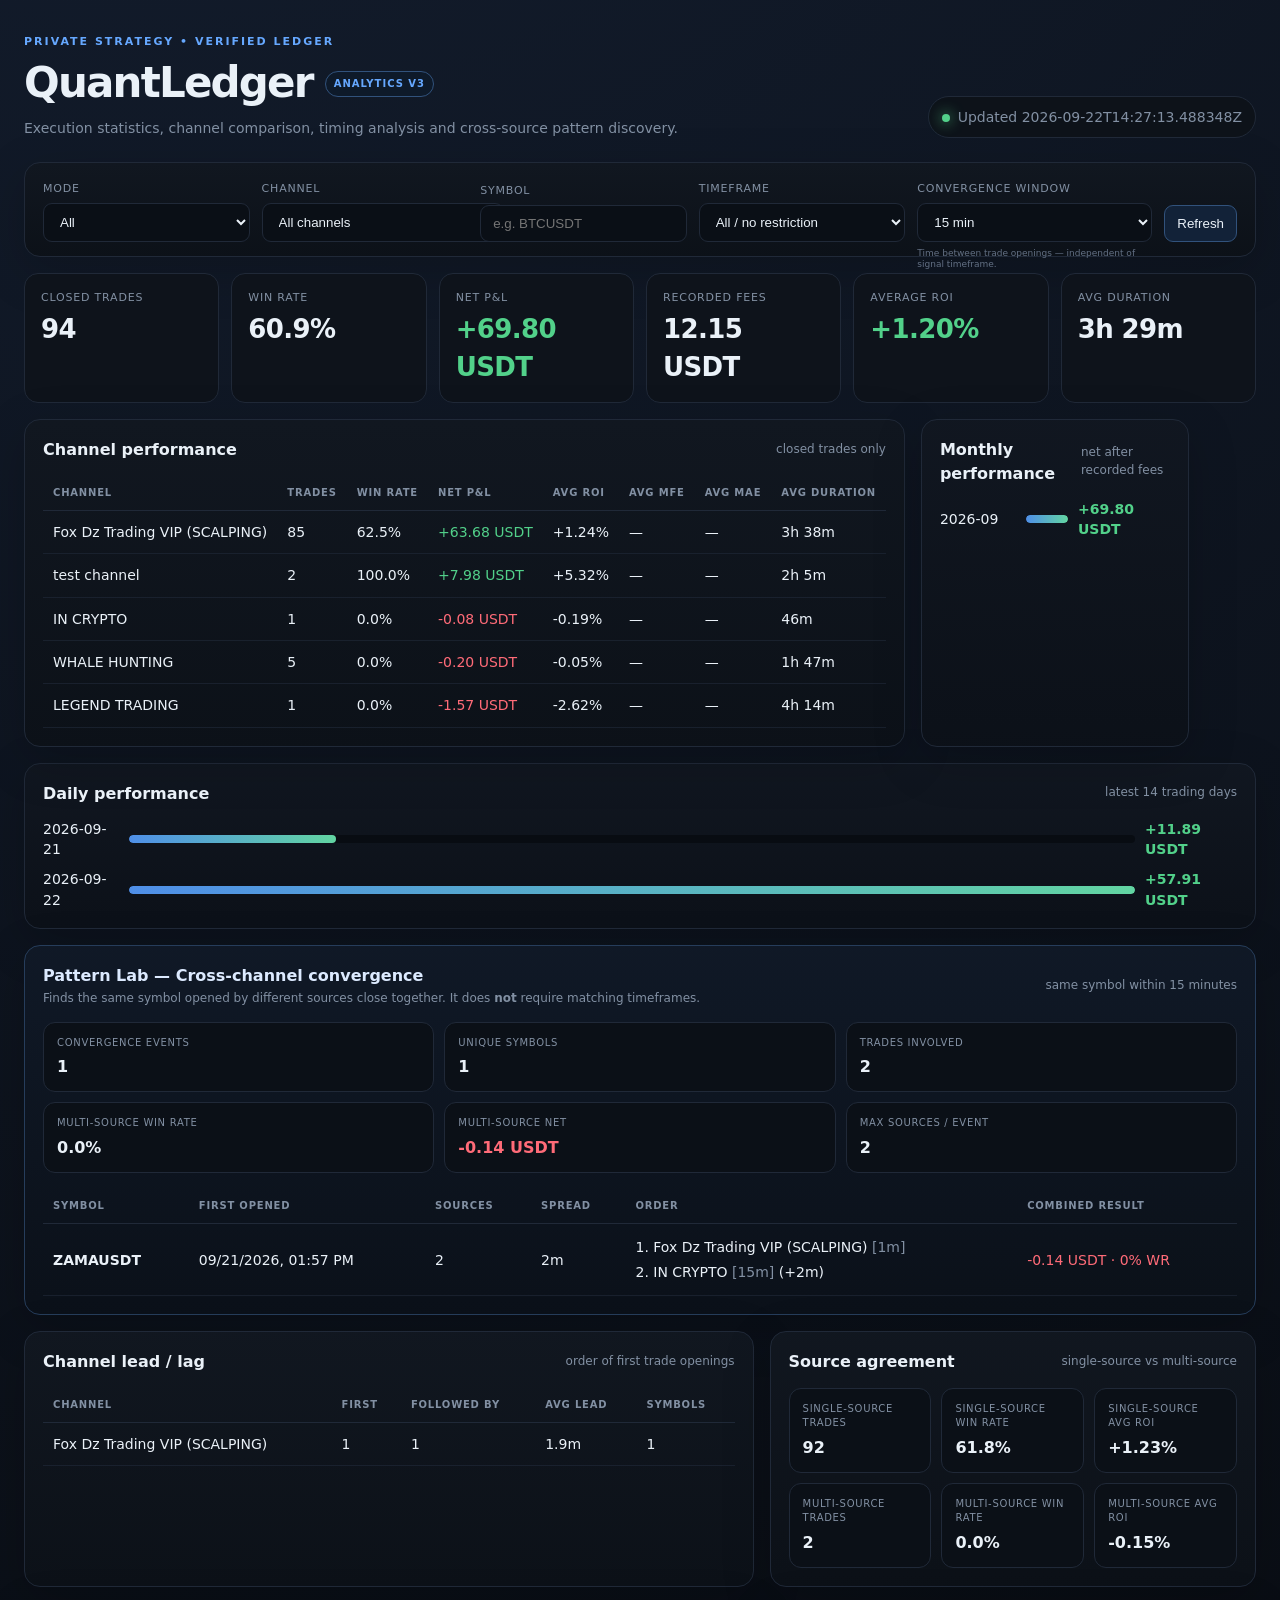
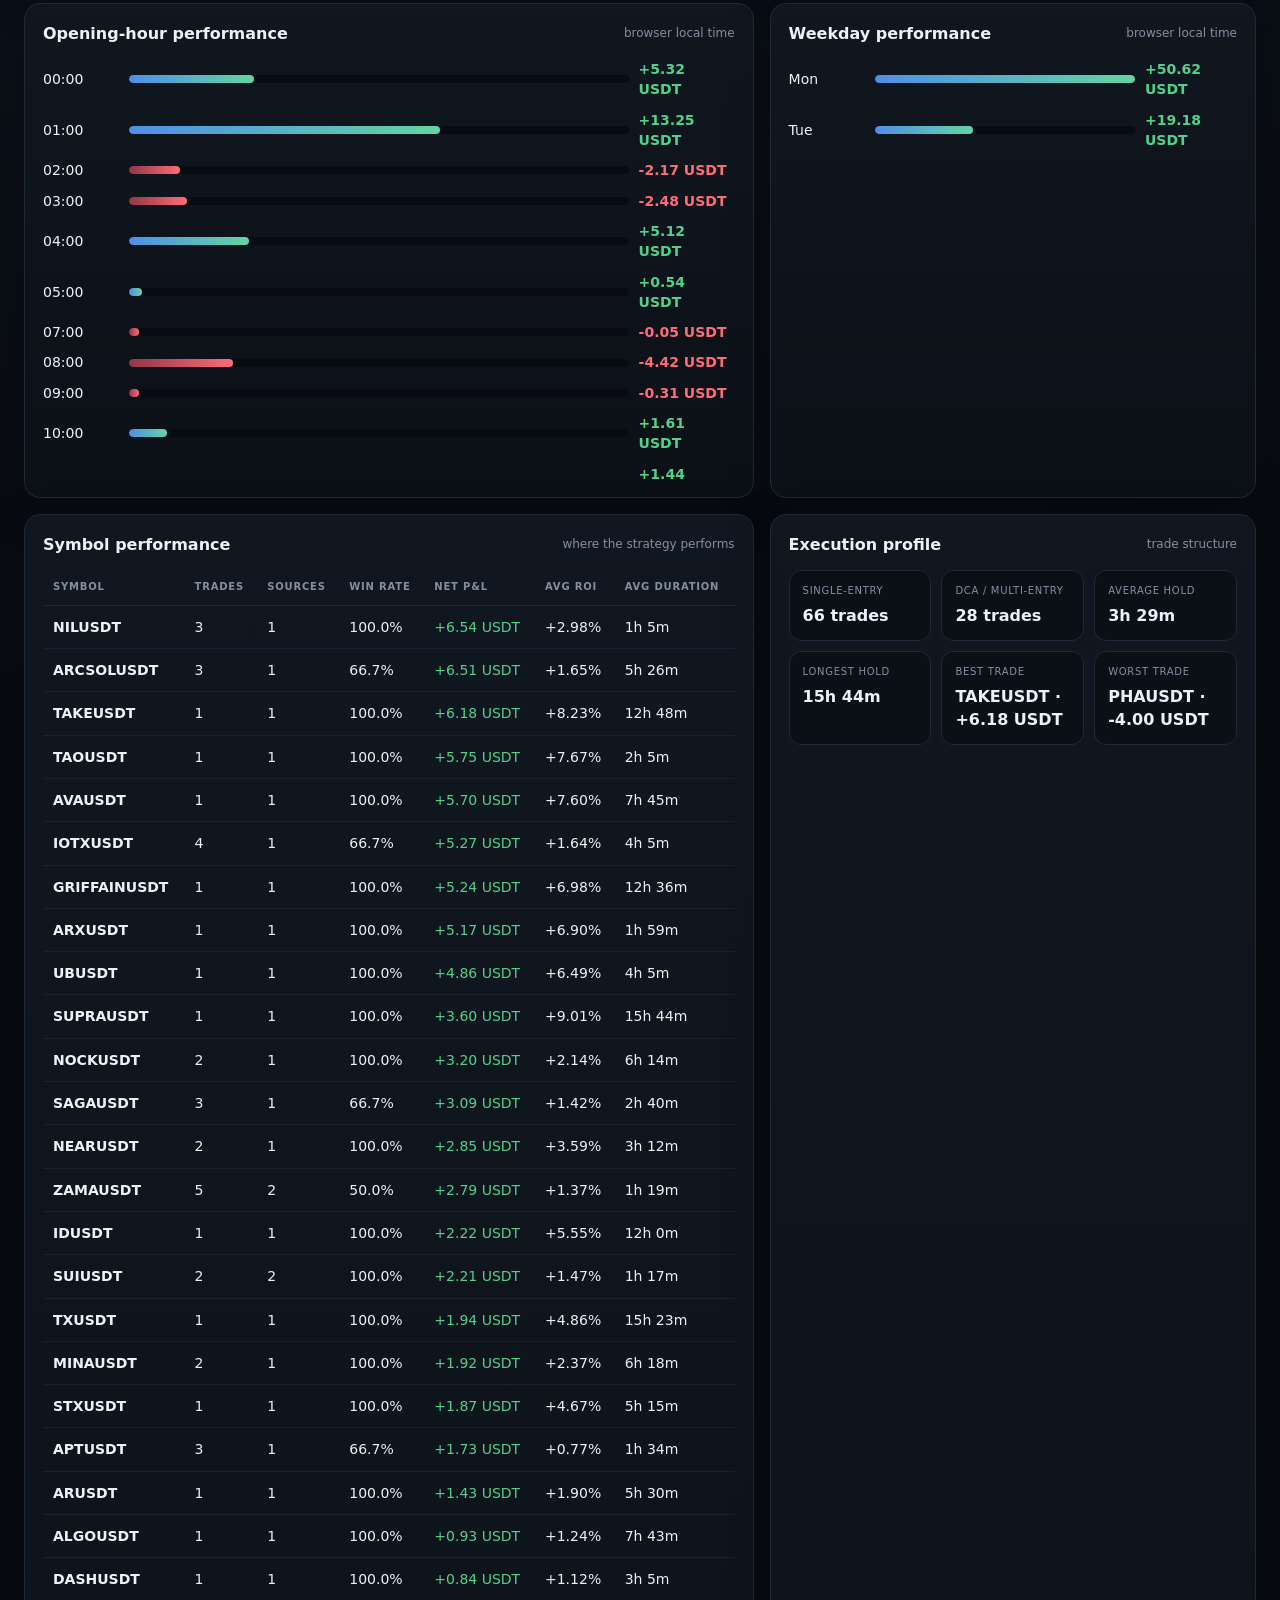
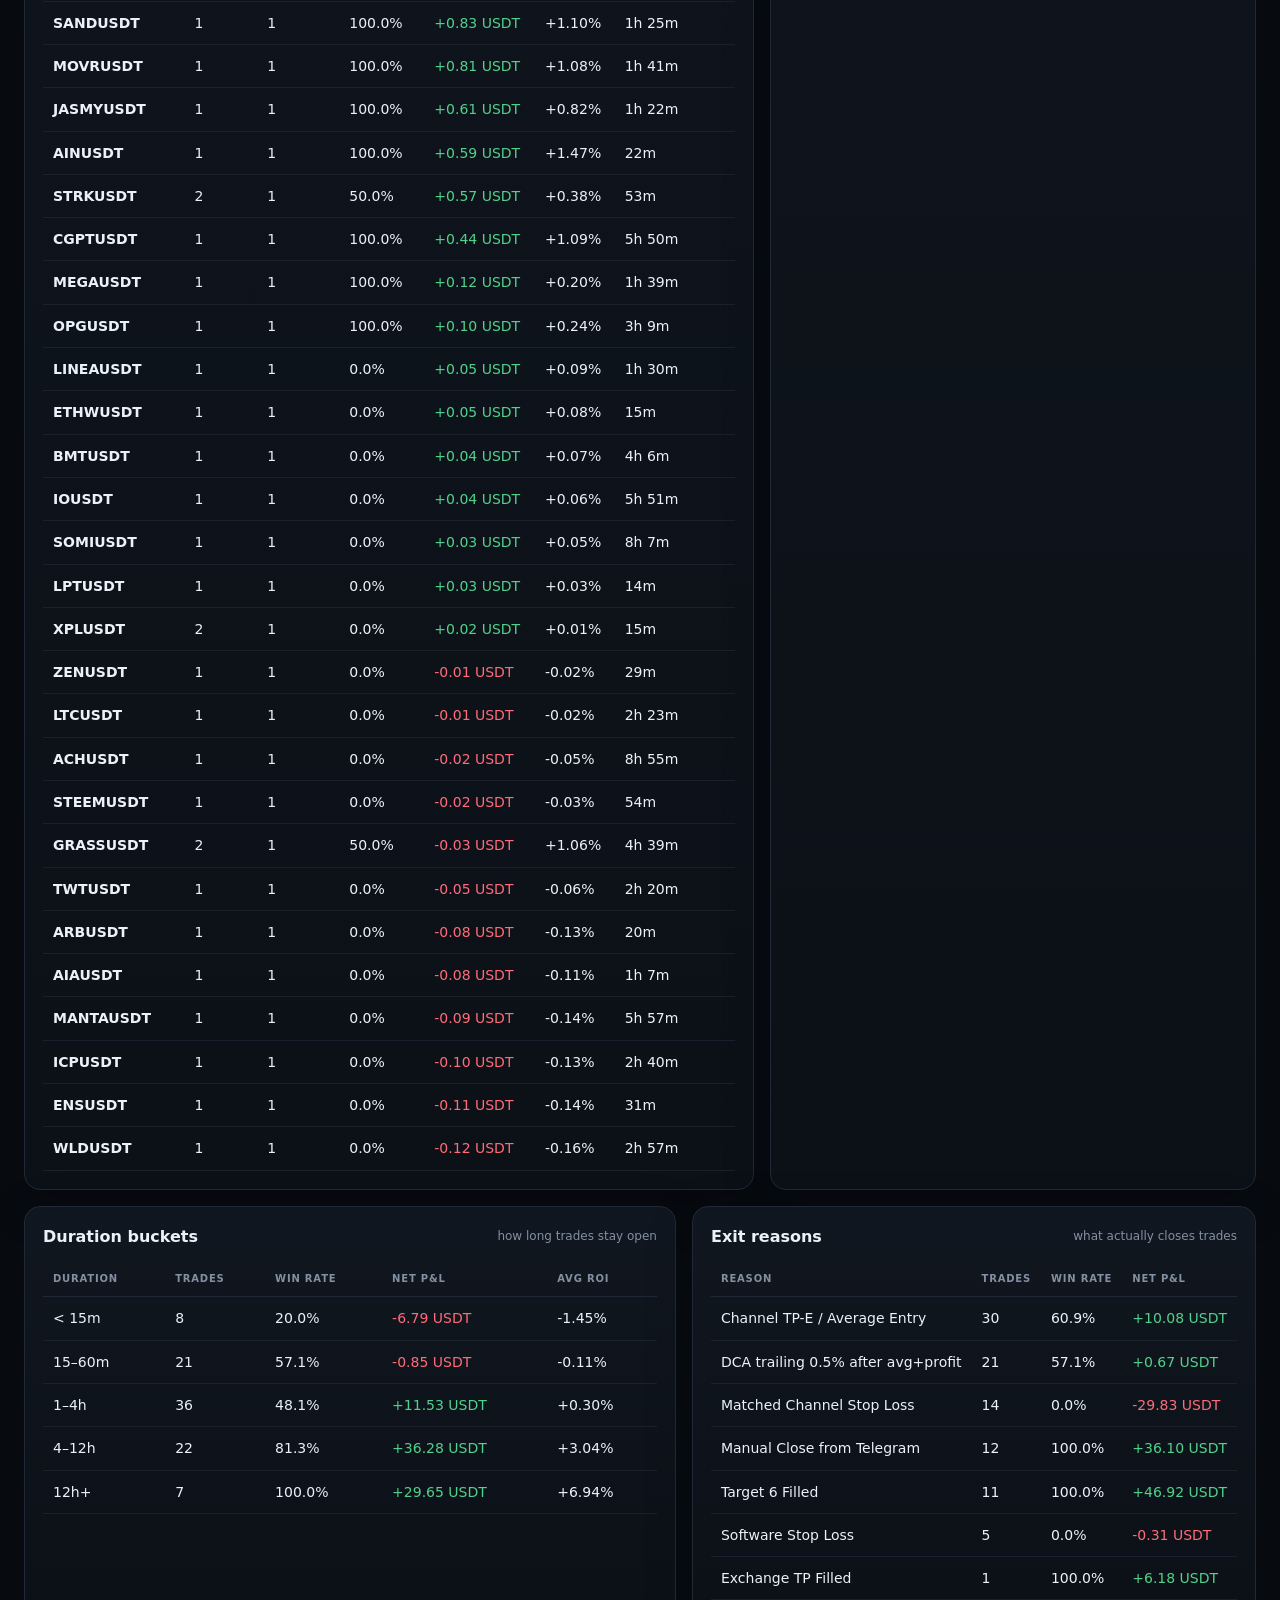
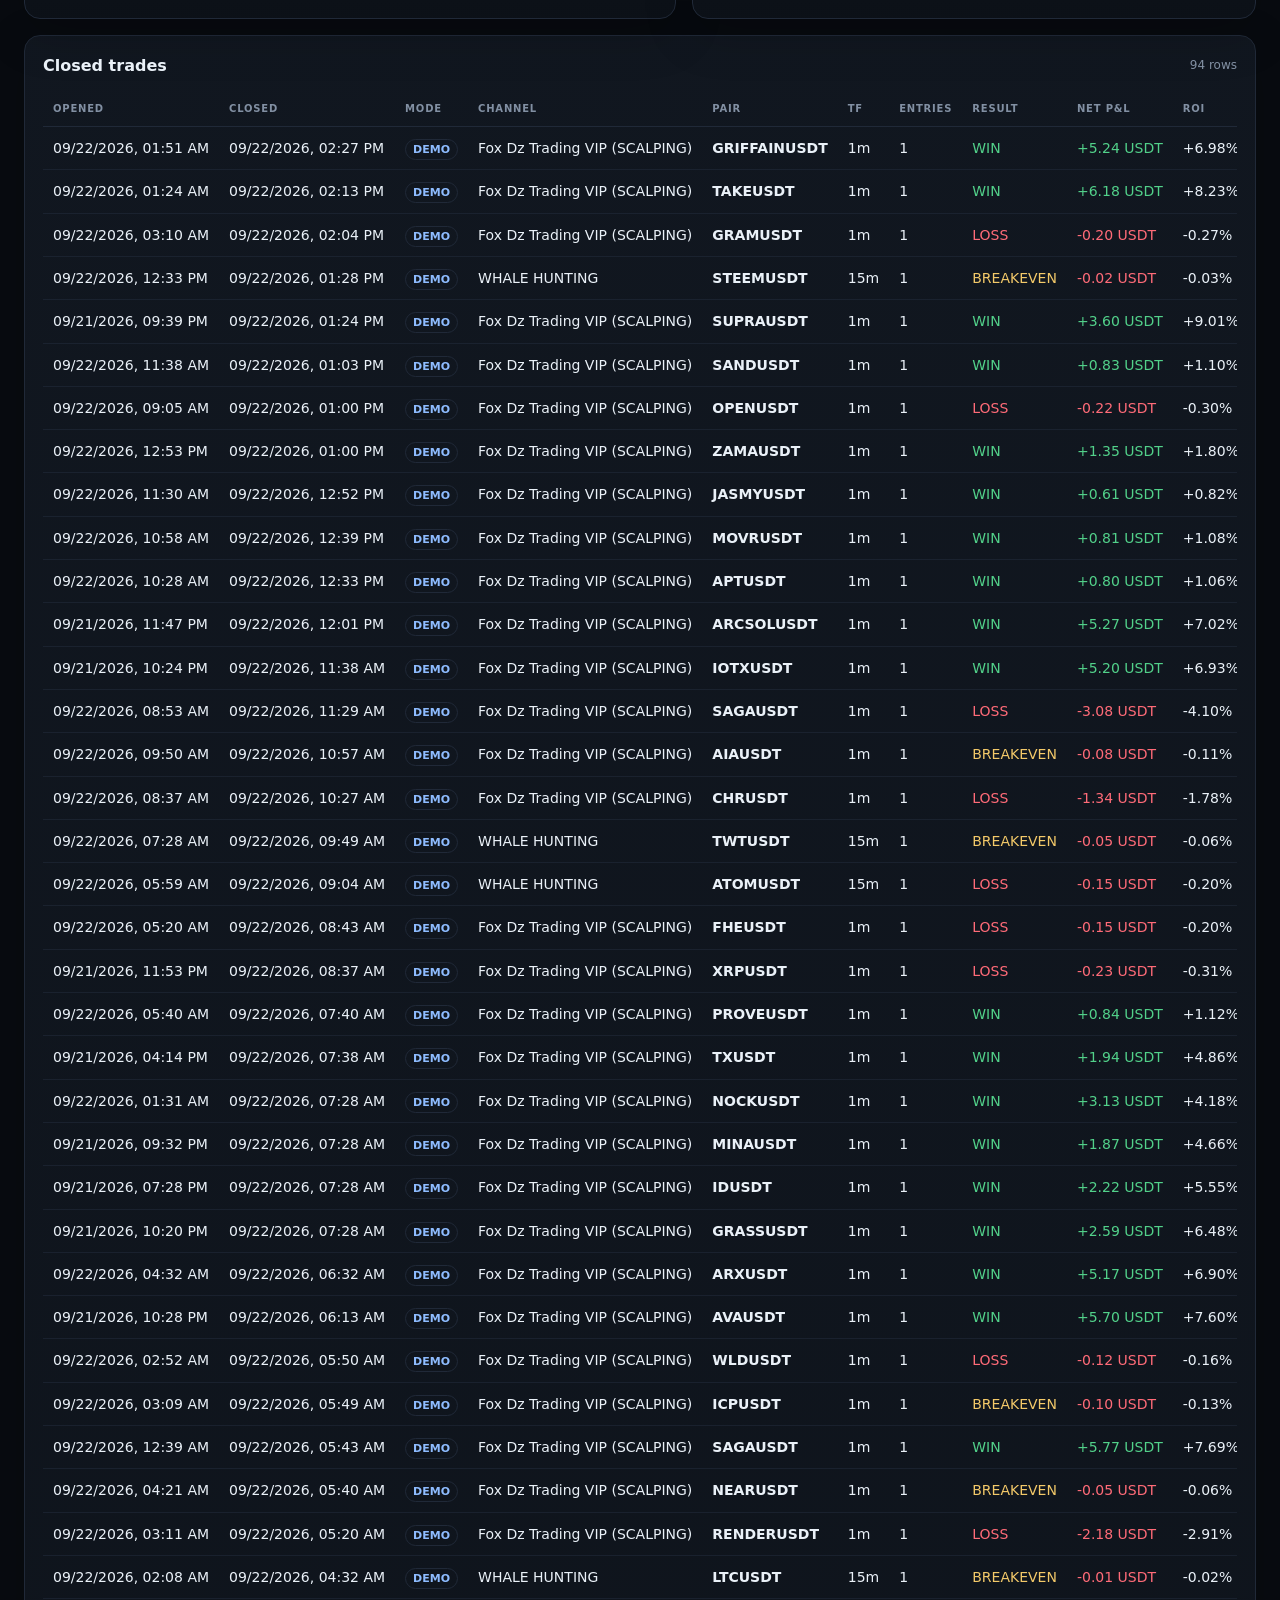
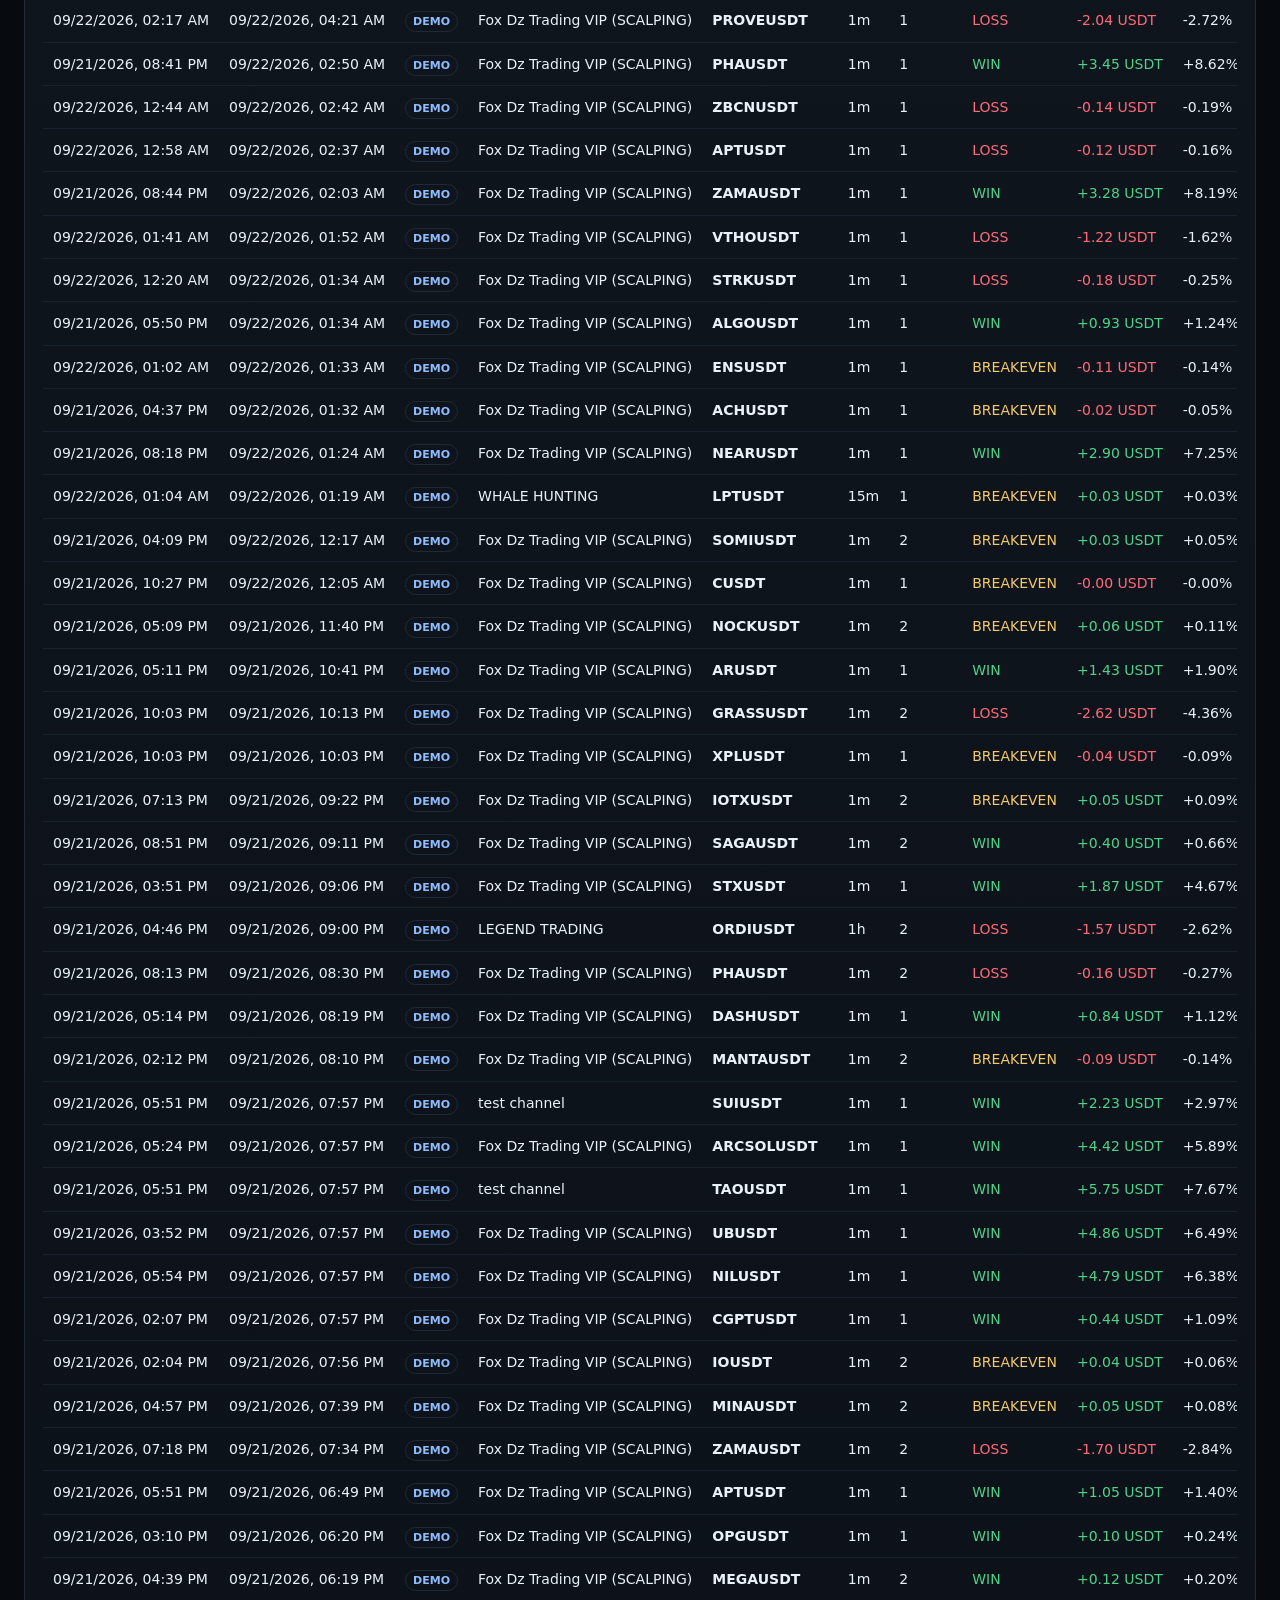
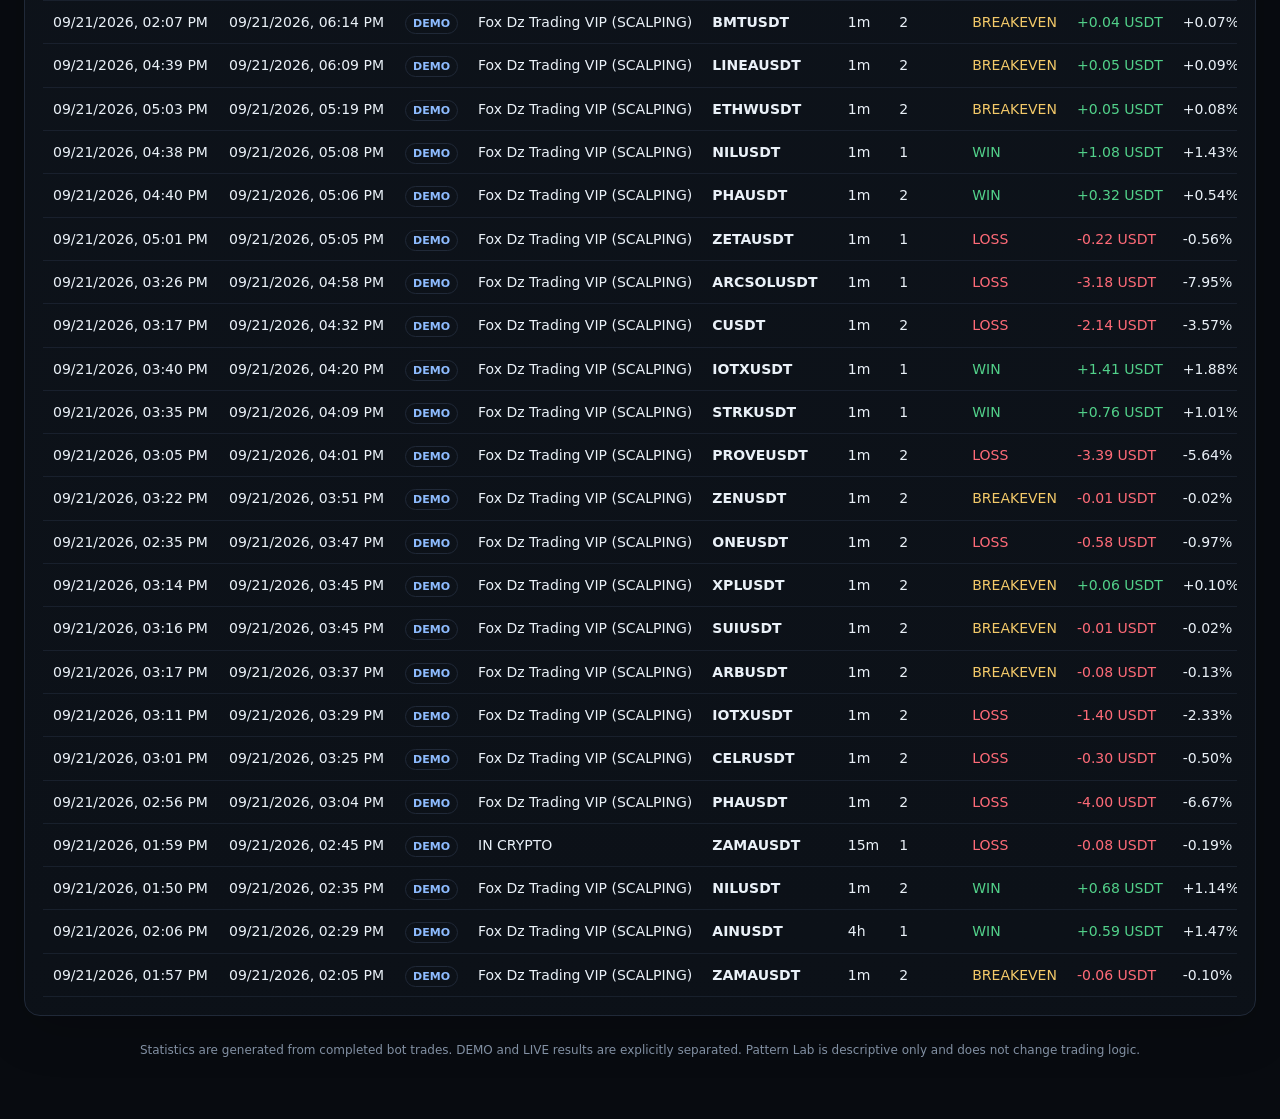
<file: index.html>
<!doctype html>
<html lang="en">
<head>
  <meta charset="utf-8" />
  <meta name="viewport" content="width=device-width,initial-scale=1" />
  <meta name="theme-color" content="#080b10" />
  <title>QuantLedger — Strategy Performance</title>
  <meta name="description" content="Private strategy ledger, channel analytics and cross-source pattern discovery." />
  <link rel="stylesheet" href="styles.css" />
</head>
<body>
  <div class="shell">
    <header>
      <div>
        <div class="eyebrow">PRIVATE STRATEGY • VERIFIED LEDGER</div>
        <div class="title-line"><h1>QuantLedger</h1><span class="version-badge">ANALYTICS V3</span></div>
        <p>Execution statistics, channel comparison, timing analysis and cross-source pattern discovery.</p>
      </div>
      <div class="status"><span class="dot"></span><span id="updated">Loading ledger…</span></div>
    </header>

    <section class="controls panel">
      <label>Mode
        <select id="mode"><option value="ALL">All</option><option>DEMO</option><option>LIVE</option></select>
      </label>
      <label>Channel
        <select id="channel"><option value="ALL">All channels</option></select>
      </label>
      <label>Symbol
        <input id="symbol" placeholder="e.g. BTCUSDT" />
      </label>
      <label>Timeframe
        <select id="timeframe"><option value="ALL">All / no restriction</option></select>
      </label>
      <label class="convergence-control">Convergence window
        <select id="window"><option value="5">5 min</option><option value="15" selected>15 min</option><option value="30">30 min</option><option value="60">60 min</option></select>
        <small>Time between trade openings — independent of signal timeframe.</small>
      </label>
      <button id="refresh">Refresh</button>
    </section>

    <section class="kpis" id="kpis"></section>

    <section class="grid two">
      <div class="panel">
        <div class="section-title"><h2>Channel performance</h2><span>closed trades only</span></div>
        <div class="table-wrap"><table>
          <thead><tr><th>Channel</th><th>Trades</th><th>Win rate</th><th>Net P&amp;L</th><th>Avg ROI</th><th>Avg MFE</th><th>Avg MAE</th><th>Avg duration</th></tr></thead>
          <tbody id="channels"></tbody>
        </table></div>
      </div>
      <div class="panel">
        <div class="section-title"><h2>Monthly performance</h2><span>net after recorded fees</span></div>
        <div id="months" class="bars"></div>
      </div>
    </section>

    <section class="panel section-gap">
      <div class="section-title"><h2>Daily performance</h2><span>latest 14 trading days</span></div>
      <div id="days" class="bars"></div>
    </section>

    <section class="panel section-gap pattern-panel">
      <div class="section-title">
        <div>
          <h2>Pattern Lab — Cross-channel convergence</h2>
          <div class="subnote">Finds the same symbol opened by different sources close together. It does <b>not</b> require matching timeframes.</div>
        </div>
        <span id="patternHint">within 15 minutes</span>
      </div>
      <div class="pattern-summary" id="patternSummary"></div>
      <div class="table-wrap"><table>
        <thead><tr><th>Symbol</th><th>First opened</th><th>Sources</th><th>Spread</th><th>Order</th><th>Combined result</th></tr></thead>
        <tbody id="patterns"></tbody>
      </table></div>
    </section>

    <section class="grid two section-gap">
      <div class="panel">
        <div class="section-title"><h2>Channel lead / lag</h2><span>order of first trade openings</span></div>
        <div class="table-wrap"><table>
          <thead><tr><th>Channel</th><th>First</th><th>Followed by</th><th>Avg lead</th><th>Symbols</th></tr></thead>
          <tbody id="leaders"></tbody>
        </table></div>
      </div>
      <div class="panel">
        <div class="section-title"><h2>Source agreement</h2><span>single-source vs multi-source</span></div>
        <div id="agreement" class="mini-grid"></div>
      </div>
    </section>

    <section class="grid two section-gap">
      <div class="panel">
        <div class="section-title"><h2>Opening-hour performance</h2><span>browser local time</span></div>
        <div id="hours" class="bars compact-bars"></div>
      </div>
      <div class="panel">
        <div class="section-title"><h2>Weekday performance</h2><span>browser local time</span></div>
        <div id="weekdays" class="bars"></div>
      </div>
    </section>

    <section class="grid two section-gap">
      <div class="panel">
        <div class="section-title"><h2>Symbol performance</h2><span>where the strategy performs</span></div>
        <div class="table-wrap"><table>
          <thead><tr><th>Symbol</th><th>Trades</th><th>Sources</th><th>Win rate</th><th>Net P&amp;L</th><th>Avg ROI</th><th>Avg duration</th></tr></thead>
          <tbody id="symbols"></tbody>
        </table></div>
      </div>
      <div class="panel">
        <div class="section-title"><h2>Execution profile</h2><span>trade structure</span></div>
        <div id="profile" class="mini-grid"></div>
      </div>
    </section>

    <section class="grid two section-gap">
      <div class="panel">
        <div class="section-title"><h2>Duration buckets</h2><span>how long trades stay open</span></div>
        <div class="table-wrap"><table>
          <thead><tr><th>Duration</th><th>Trades</th><th>Win rate</th><th>Net P&amp;L</th><th>Avg ROI</th></tr></thead>
          <tbody id="durations"></tbody>
        </table></div>
      </div>
      <div class="panel">
        <div class="section-title"><h2>Exit reasons</h2><span>what actually closes trades</span></div>
        <div class="table-wrap"><table>
          <thead><tr><th>Reason</th><th>Trades</th><th>Win rate</th><th>Net P&amp;L</th></tr></thead>
          <tbody id="reasons"></tbody>
        </table></div>
      </div>
    </section>

    <section class="panel section-gap">
      <div class="section-title"><h2>Closed trades</h2><span id="count"></span></div>
      <div class="table-wrap"><table>
        <thead><tr><th>Opened</th><th>Closed</th><th>Mode</th><th>Channel</th><th>Pair</th><th>TF</th><th>Entries</th><th>Result</th><th>Net P&amp;L</th><th>ROI</th><th>MFE</th><th>MAE</th><th>Fees</th><th>Duration</th><th>Exit policy</th><th>Reason</th></tr></thead>
        <tbody id="trades"></tbody>
      </table></div>
    </section>

    <footer>Statistics are generated from completed bot trades. DEMO and LIVE results are explicitly separated. Pattern Lab is descriptive only and does not change trading logic.</footer>
  </div>
  <script src="app.js"></script>
</body>
</html>
</file>
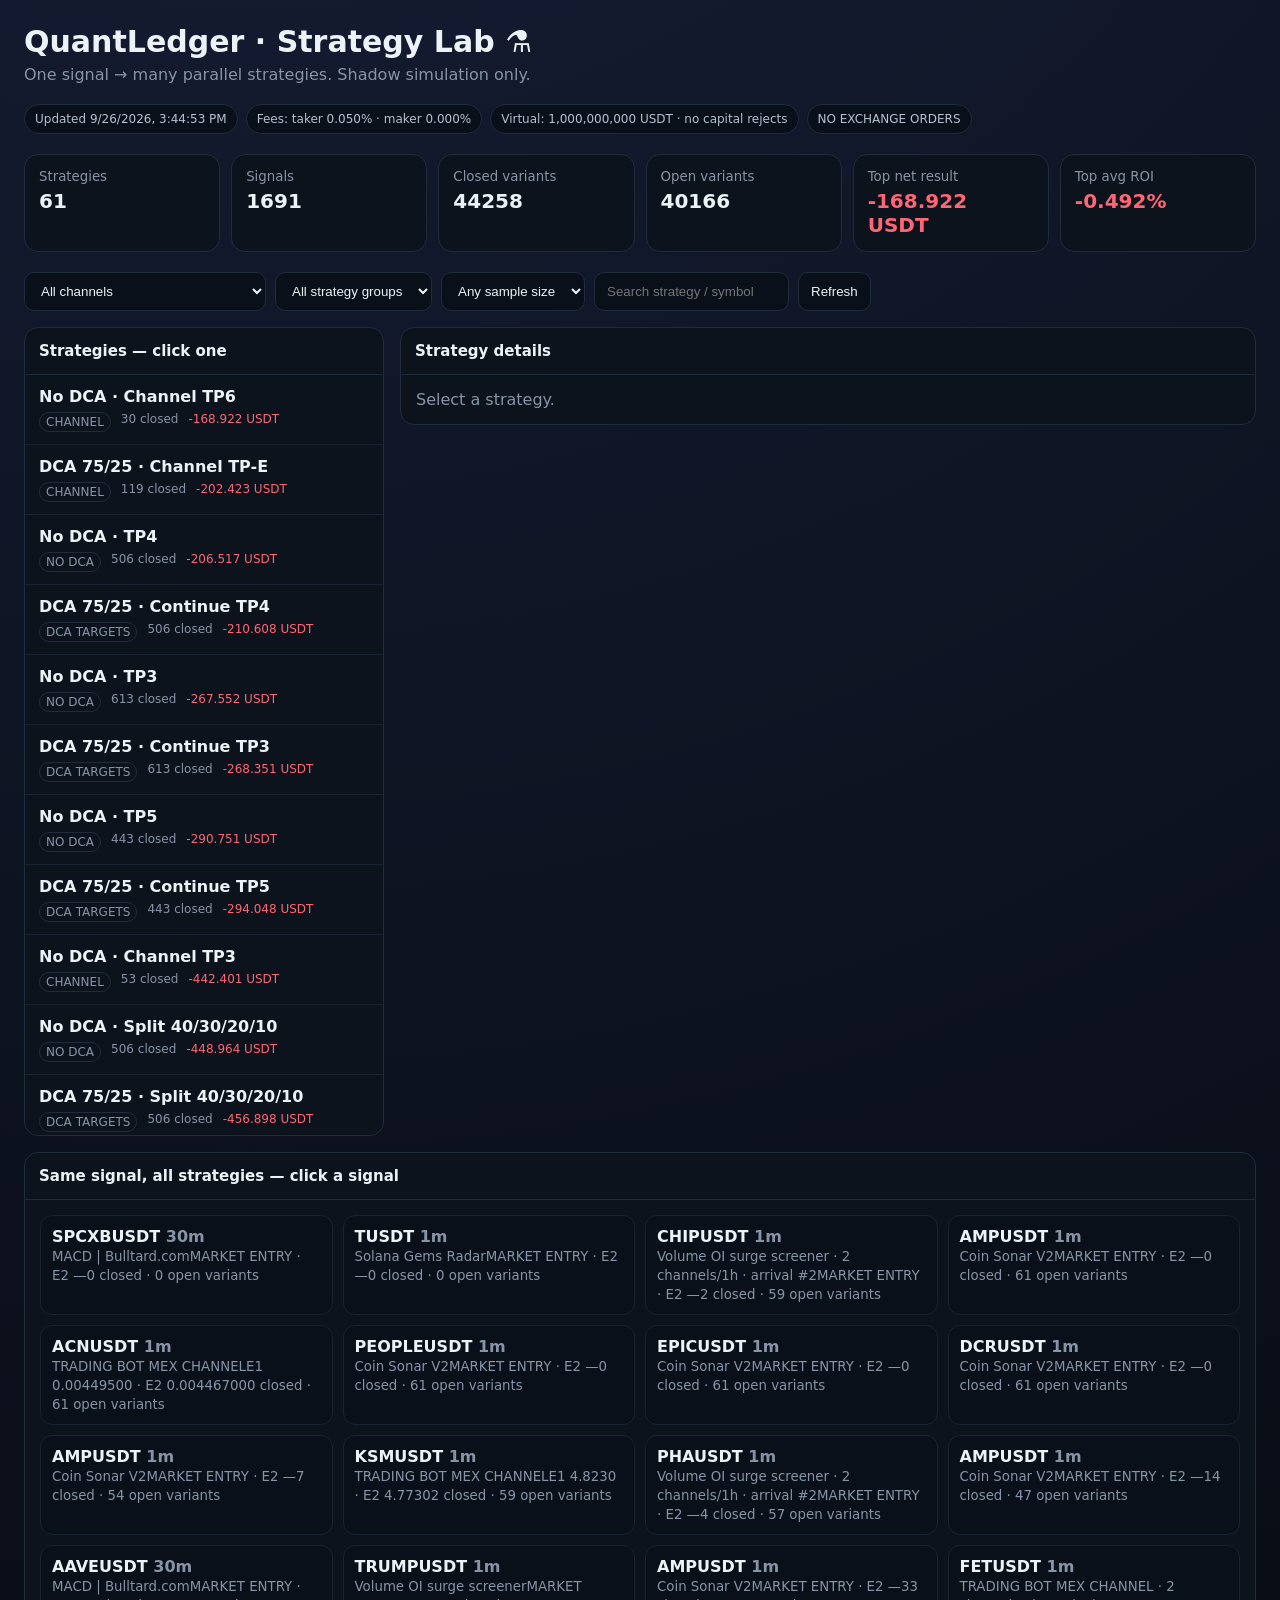
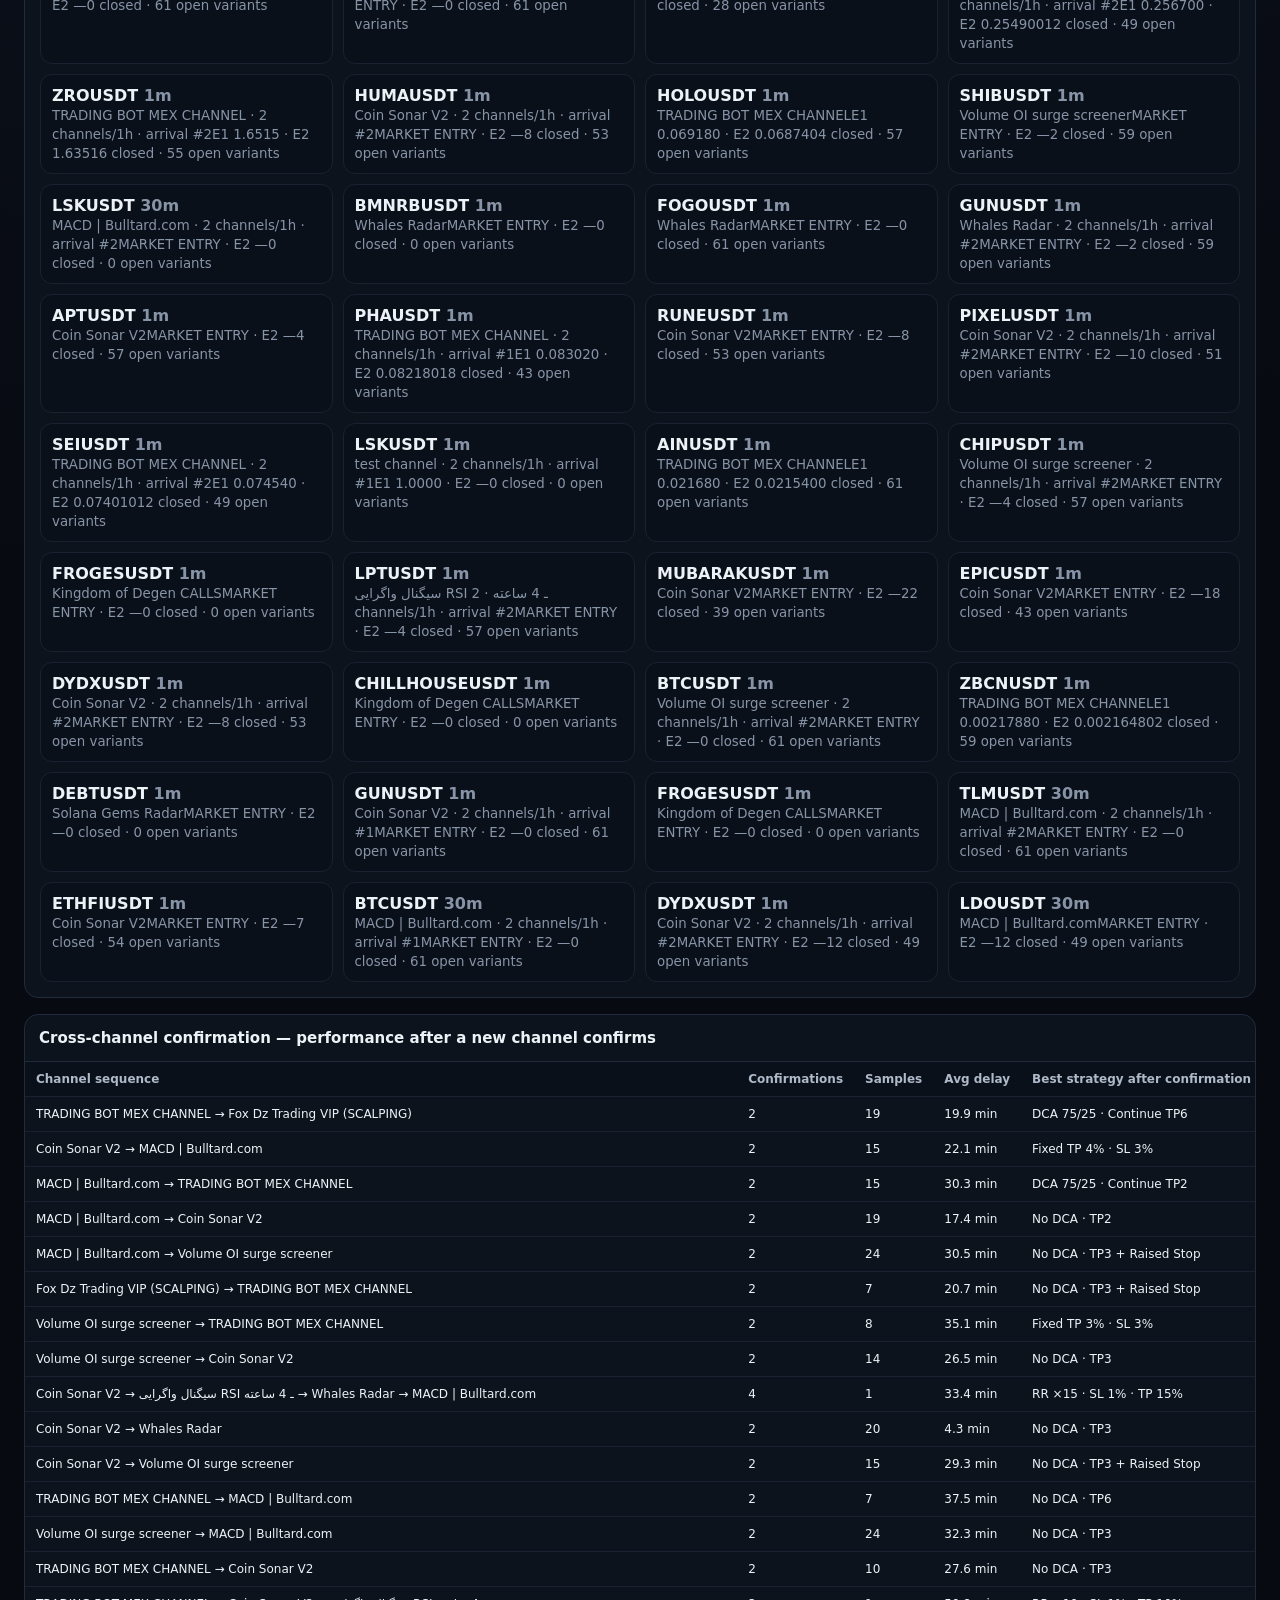
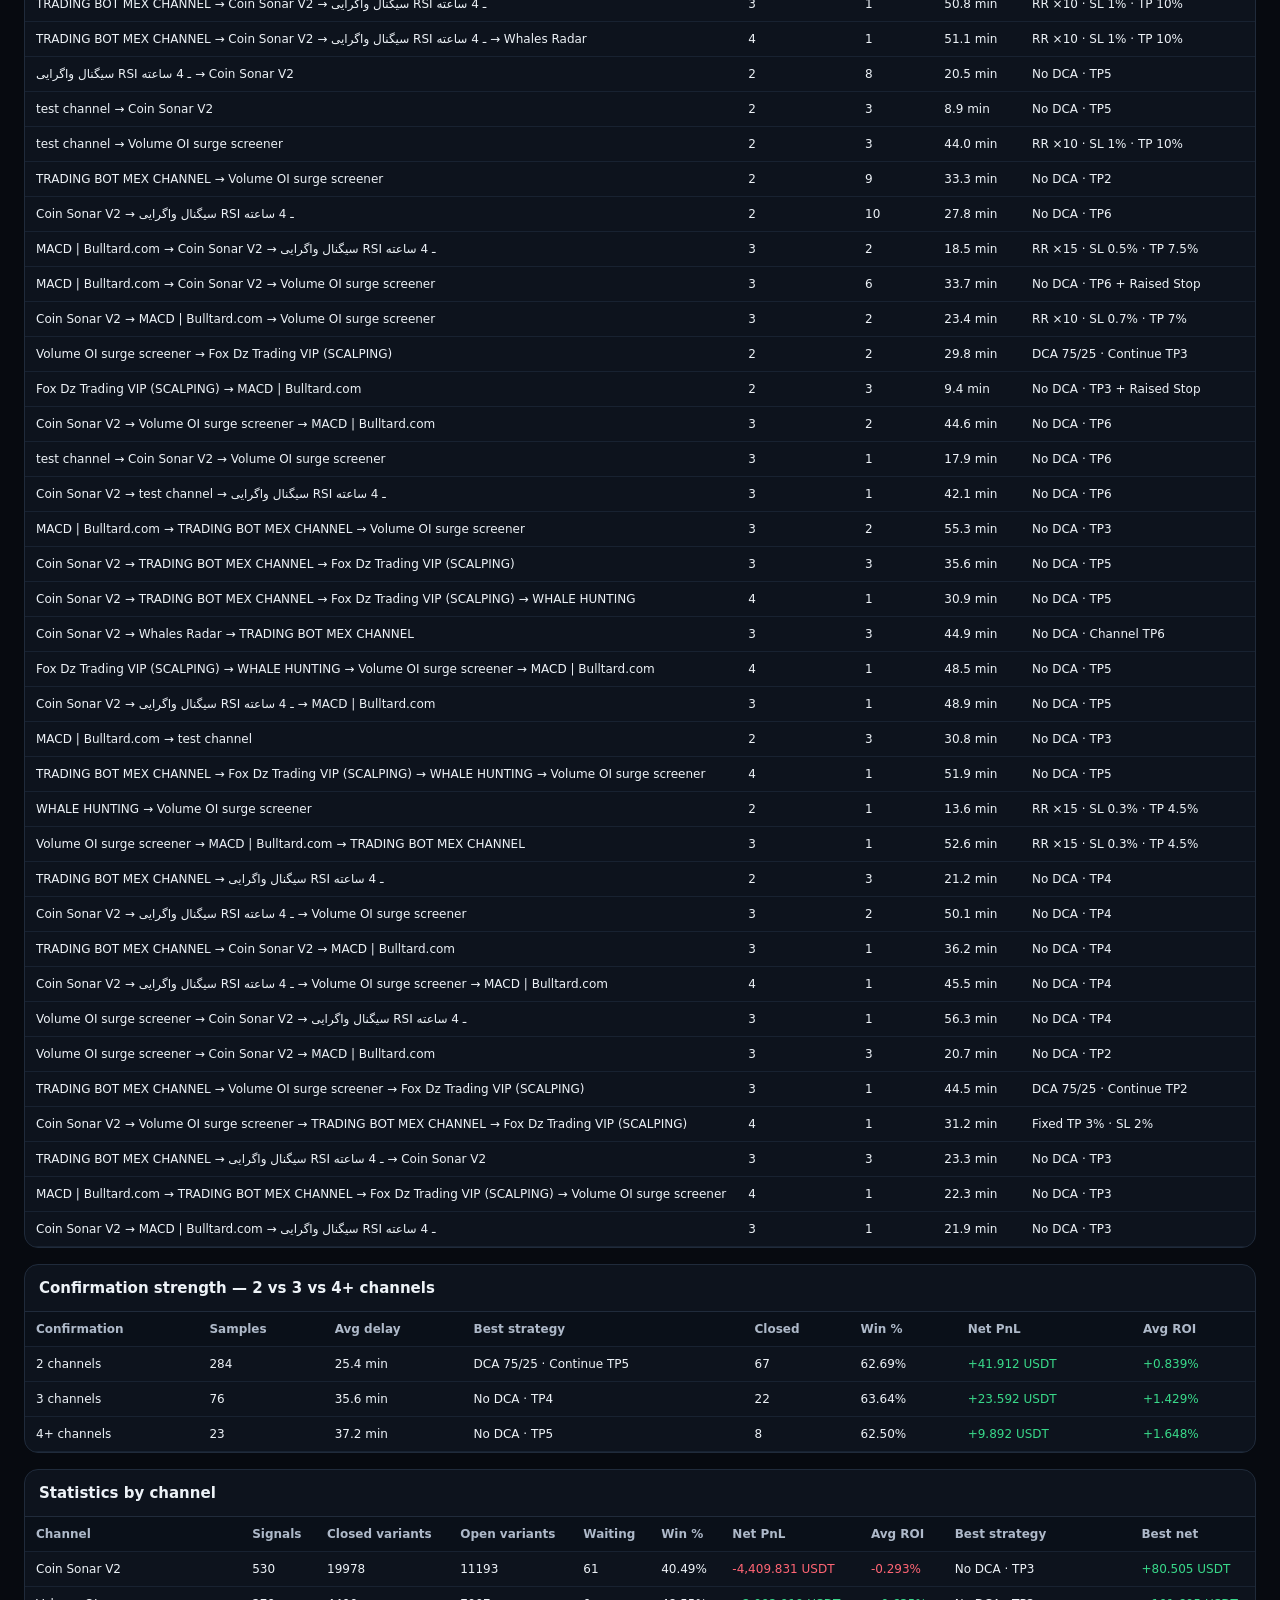
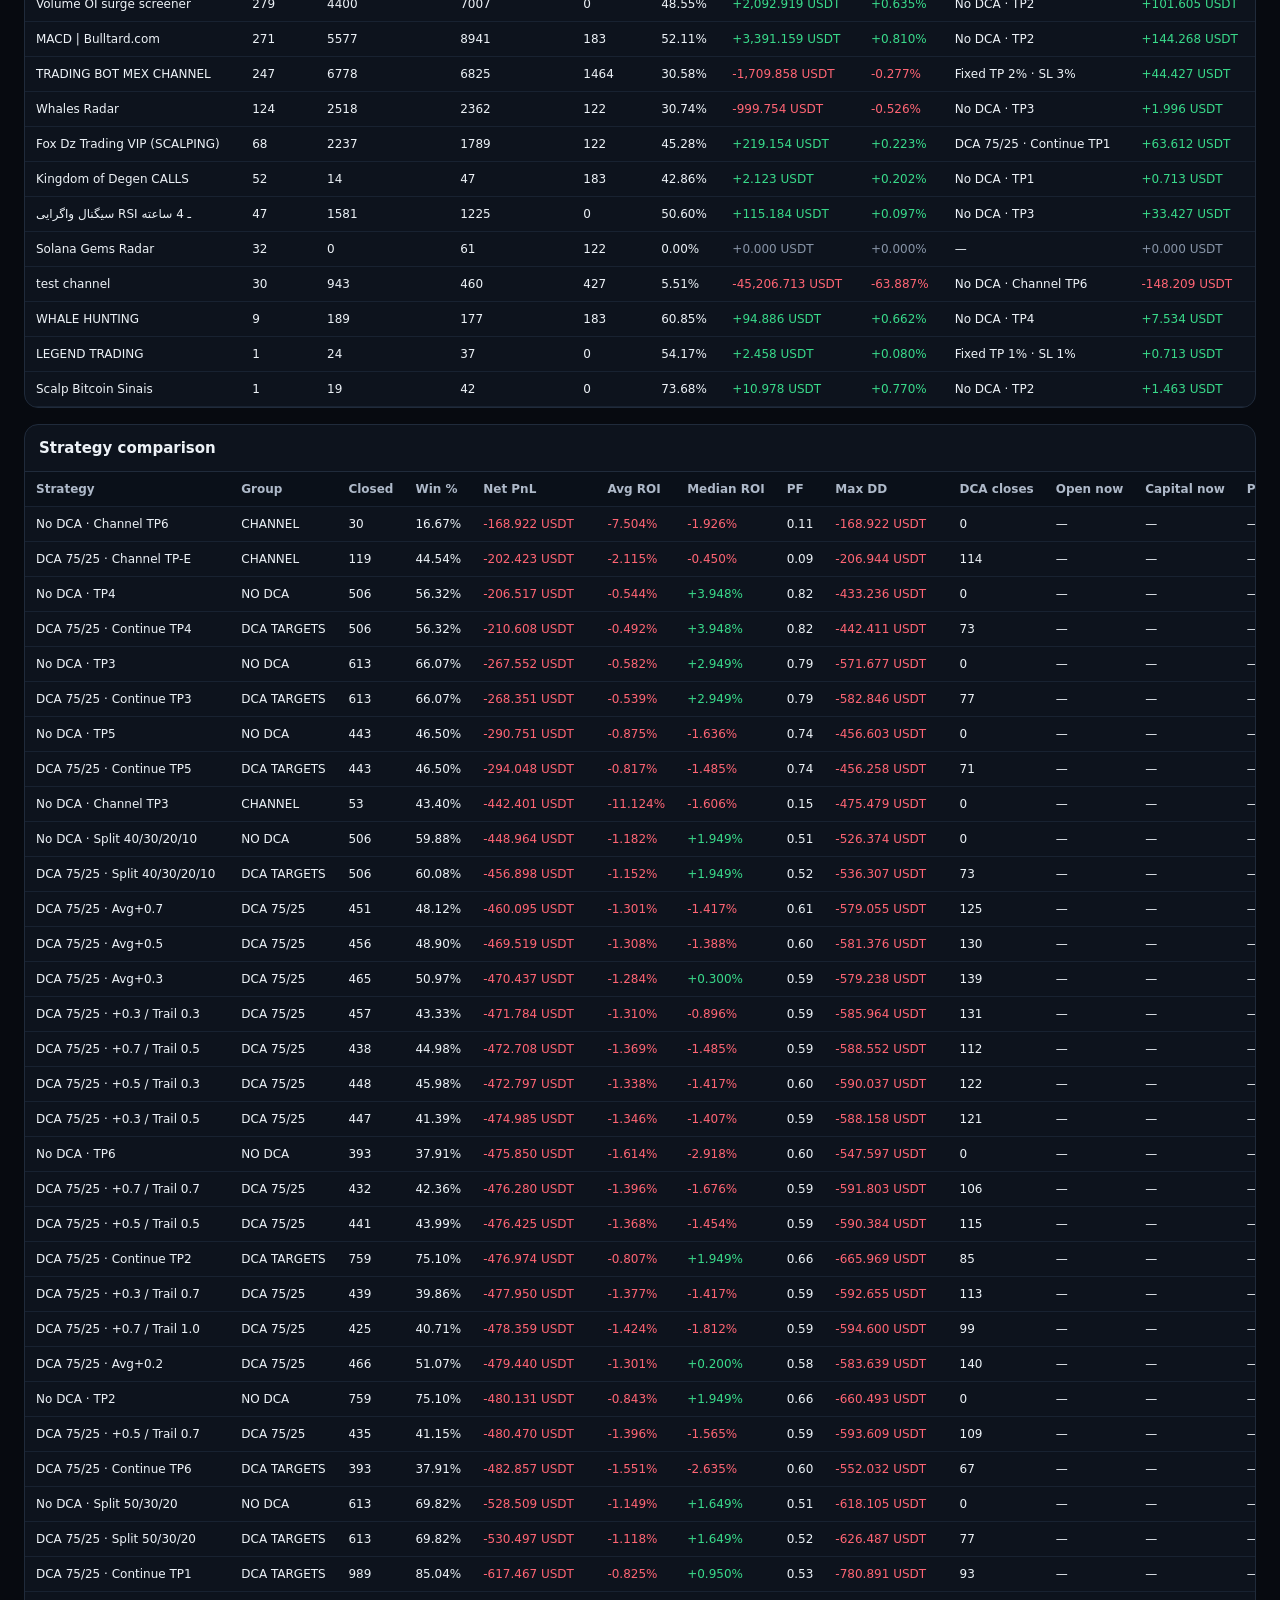
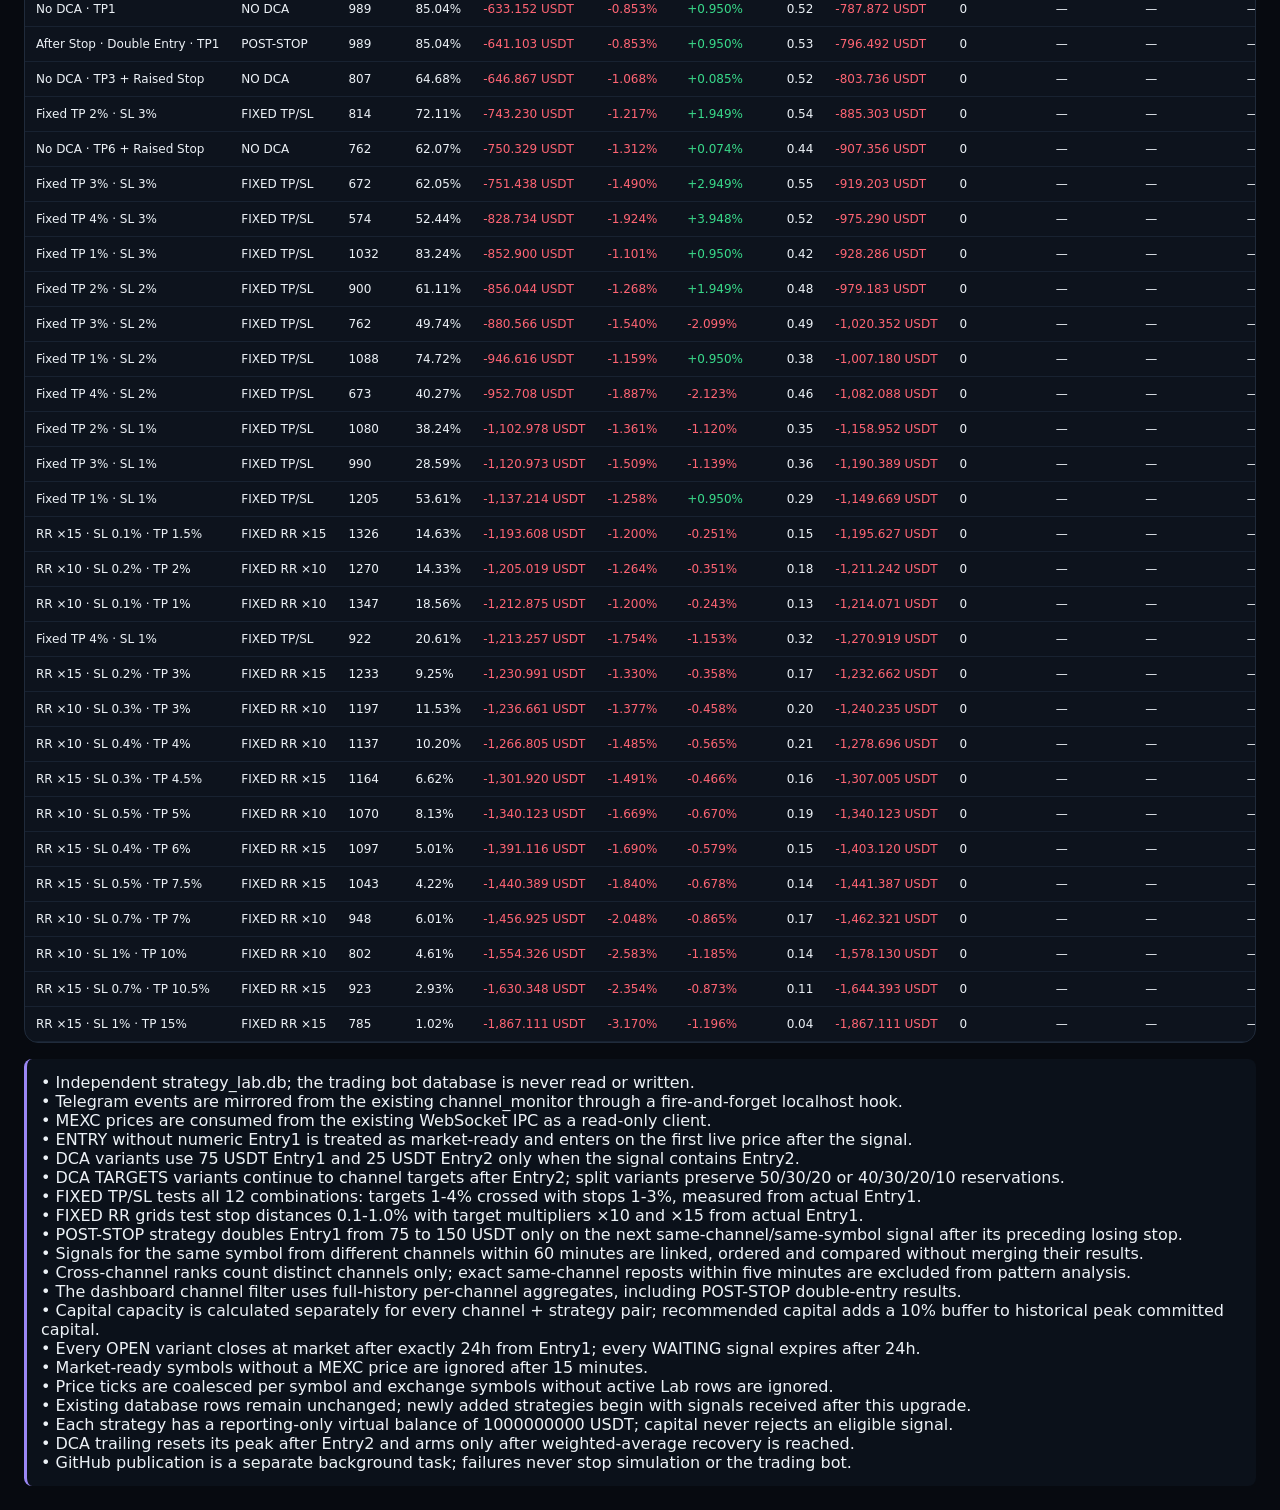
<file: strategy-lab.html>
<!doctype html>
<html lang="en">
<head>
<meta charset="utf-8">
<meta name="viewport" content="width=device-width,initial-scale=1">
<title>QuantLedger · Strategy Lab</title>
<style>
:root{--bg:#070a10;--card:#0d131d;--card2:#101824;--line:#202b3b;--txt:#edf2f7;--muted:#8794a7;--green:#39d98a;--red:#ff6574;--yellow:#ffd166;--violet:#9b87f5}
*{box-sizing:border-box}body{margin:0;background:radial-gradient(circle at 20% -10%,#18203a 0,transparent 34%),var(--bg);color:var(--txt);font-family:Inter,system-ui,-apple-system,Segoe UI,Roboto,Arial,sans-serif}
.wrap{max-width:1580px;margin:auto;padding:24px}.header{display:flex;justify-content:space-between;gap:20px;align-items:flex-start;flex-wrap:wrap}
h1{margin:0;font-size:30px}.sub{color:var(--muted);margin-top:6px}.chips{display:flex;gap:8px;flex-wrap:wrap}.chip{font-size:12px;padding:7px 10px;border-radius:999px;background:#0a1019;border:1px solid var(--line);color:#b5c0d0}
.kpis{display:grid;grid-template-columns:repeat(6,minmax(130px,1fr));gap:11px;margin:20px 0}.kpi{background:var(--card);border:1px solid var(--line);border-radius:14px;padding:14px}.kpi small{display:block;color:var(--muted)}.kpi b{display:block;margin-top:5px;font-size:20px}
.controls{display:flex;gap:9px;flex-wrap:wrap;margin:16px 0}.controls input,.controls select,.controls button{background:#0a1019;color:var(--txt);border:1px solid var(--line);border-radius:10px;padding:10px 12px}.controls button{cursor:pointer}
.grid{display:grid;grid-template-columns:360px 1fr;gap:16px;align-items:start}.panel{background:var(--card);border:1px solid var(--line);border-radius:14px;overflow:hidden}.panel h2{font-size:15px;margin:0;padding:14px;border-bottom:1px solid var(--line)}
.strategies{max-height:760px;overflow:auto}.strategy{padding:12px 14px;border-bottom:1px solid #182231;cursor:pointer}.strategy:hover,.strategy.active{background:#131d2b}.strategy .name{font-weight:700}.strategy .meta{display:flex;gap:10px;margin-top:6px;font-size:12px;color:var(--muted)}.tag{border:1px solid var(--line);border-radius:999px;padding:2px 6px}
.content{padding:15px}.metric-row{display:grid;grid-template-columns:repeat(6,1fr);gap:9px}.mini{background:#0a1019;border:1px solid #182231;border-radius:11px;padding:10px}.mini small{color:var(--muted);display:block}.mini b{display:block;margin-top:4px}
.tablewrap{overflow:auto;border:1px solid var(--line);border-radius:12px;margin-top:12px}table{border-collapse:collapse;width:100%;min-width:980px}th,td{padding:10px 11px;border-bottom:1px solid #182231;font-size:12px;text-align:left;white-space:nowrap}th{background:#0a1019;color:#aeb9c9;position:sticky;top:0}.good{color:var(--green)}.bad{color:var(--red)}.muted{color:var(--muted)}.warn{color:var(--yellow)}
.signals{display:grid;grid-template-columns:repeat(4,1fr);gap:10px}.signal{background:#0a1019;border:1px solid #182231;border-radius:12px;padding:11px;cursor:pointer}.signal:hover,.signal.active{border-color:#59677d;background:#111a27}.signal b{display:block}.signal small{color:var(--muted)}
.desc{color:#b8c3d1;line-height:1.5}.assumptions{margin-top:16px;padding:14px;border-left:3px solid var(--violet);background:#0b111a;border-radius:8px}.hidden{display:none}
@media(max-width:1150px){.grid{grid-template-columns:1fr}.strategies{max-height:360px}.metric-row{grid-template-columns:repeat(3,1fr)}.signals{grid-template-columns:repeat(3,1fr)}}
@media(max-width:700px){.wrap{padding:13px}.kpis{grid-template-columns:repeat(2,1fr)}.metric-row{grid-template-columns:repeat(2,1fr)}.signals{grid-template-columns:repeat(2,1fr)}h1{font-size:24px}}
</style>
</head>
<body>
<div class="wrap">
  <div class="header">
    <div><h1>QuantLedger · Strategy Lab ⚗️</h1><div class="sub">One signal → many parallel strategies. Shadow simulation only.</div></div>
    <div class="chips"><span class="chip" id="updated">Loading…</span><span class="chip" id="fees">Fees —</span><span class="chip" id="virtualBalance">Virtual balance —</span><span class="chip">NO EXCHANGE ORDERS</span></div>
  </div>

  <div class="kpis">
    <div class="kpi"><small>Strategies</small><b id="kStrategies">—</b></div>
    <div class="kpi"><small>Signals</small><b id="kSignals">—</b></div>
    <div class="kpi"><small>Closed variants</small><b id="kClosed">—</b></div>
    <div class="kpi"><small>Open variants</small><b id="kOpen">—</b></div>
    <div class="kpi"><small>Top net result</small><b id="kNet">—</b></div>
    <div class="kpi"><small>Top avg ROI</small><b id="kRoi">—</b></div>
  </div>

  <div class="controls">
    <select id="channel"><option value="ALL">All channels</option></select>
    <select id="group"><option value="ALL">All strategy groups</option></select>
    <select id="sample"><option value="0">Any sample size</option><option value="5">≥ 5 closed</option><option value="10">≥ 10 closed</option><option value="25">≥ 25 closed</option><option value="50">≥ 50 closed</option></select>
    <input id="search" placeholder="Search strategy / symbol">
    <button id="refresh">Refresh</button>
  </div>

  <div class="grid">
    <div class="panel"><h2>Strategies — click one</h2><div class="strategies" id="strategyList"></div></div>
    <div class="panel"><h2 id="detailTitle">Strategy details</h2><div class="content" id="strategyDetail"><div class="muted">Select a strategy.</div></div></div>
  </div>

  <div class="panel" style="margin-top:16px">
    <h2>Same signal, all strategies — click a signal</h2>
    <div class="content">
      <div class="signals" id="signalCards"></div>
      <div id="signalDetail" class="hidden"></div>
    </div>
  </div>

  <div class="panel" style="margin-top:16px"><h2>Cross-channel confirmation — performance after a new channel confirms</h2><div class="tablewrap" style="margin:0;border:0;border-radius:0"><table>
    <thead><tr><th>Channel sequence</th><th>Confirmations</th><th>Samples</th><th>Avg delay</th><th>Best strategy after confirmation</th><th>Closed</th><th>Win %</th><th>Net PnL</th><th>Avg ROI</th></tr></thead>
    <tbody id="crossPatterns"></tbody></table></div></div>

  <div class="panel" style="margin-top:16px"><h2>Confirmation strength — 2 vs 3 vs 4+ channels</h2><div class="tablewrap" style="margin:0;border:0;border-radius:0"><table>
    <thead><tr><th>Confirmation</th><th>Samples</th><th>Avg delay</th><th>Best strategy</th><th>Closed</th><th>Win %</th><th>Net PnL</th><th>Avg ROI</th></tr></thead>
    <tbody id="confirmationBuckets"></tbody></table></div></div>

  <div class="panel" style="margin-top:16px"><h2>Statistics by channel</h2><div class="tablewrap" style="margin:0;border:0;border-radius:0"><table>
    <thead><tr><th>Channel</th><th>Signals</th><th>Closed variants</th><th>Open variants</th><th>Waiting</th><th>Win %</th><th>Net PnL</th><th>Avg ROI</th><th>Best strategy</th><th>Best net</th></tr></thead>
    <tbody id="channels"></tbody></table></div></div>

  <div class="panel" style="margin-top:16px"><h2>Strategy comparison</h2><div class="tablewrap" style="margin:0;border:0;border-radius:0"><table>
    <thead><tr><th>Strategy</th><th>Group</th><th>Closed</th><th>Win %</th><th>Net PnL</th><th>Avg ROI</th><th>Median ROI</th><th>PF</th><th>Max DD</th><th>DCA closes</th><th>Open now</th><th>Capital now</th><th>Peak open</th><th>Peak capital</th><th>Recommended</th></tr></thead>
    <tbody id="comparison"></tbody></table></div></div>

  <div class="assumptions" id="notes">Waiting for data…</div>
</div>

<script>
let DATA=null, selectedStrategy=null, selectedSignal=null;
const $=s=>document.querySelector(s);
const esc=s=>String(s??'').replace(/[&<>"']/g,m=>({'&':'&amp;','<':'&lt;','>':'&gt;','"':'&quot;',"'":'&#039;'}[m]));
const n=(x,d=2)=>Number(x||0).toLocaleString(undefined,{minimumFractionDigits:d,maximumFractionDigits:d});
const cls=x=>Number(x||0)>0?'good':Number(x||0)<0?'bad':'muted';
const money=x=>`${Number(x||0)>=0?'+':''}${n(x,3)} USDT`;
const pct=x=>`${Number(x||0)>=0?'+':''}${n(x,3)}%`;
function price(x){x=Number(x||0);if(!x)return '—';return x<.01?x.toFixed(8):x<1?x.toFixed(6):x.toFixed(4)}
function selectedChannel(){
  const id=$('#channel').value;
  return id==='ALL'?null:(DATA?.channels||[]).find(c=>String(c.chat_id)===id)||null;
}
function activeStrategies(){return selectedChannel()?.strategies||DATA?.strategies||[]}
function sMap(){return Object.fromEntries(activeStrategies().map(x=>[x.id,x]))}

function filteredStrategies(){
  const g=$('#group').value, min=Number($('#sample').value), q=$('#search').value.trim().toLowerCase();
  return activeStrategies().filter(s=>(g==='ALL'||s.group===g)&&s.closed>=min&&(!q||s.name.toLowerCase().includes(q)||s.id.toLowerCase().includes(q)));
}
function renderStrategyList(){
  const rows=filteredStrategies().sort((a,b)=>b.net_pnl-a.net_pnl);
  $('#strategyList').innerHTML=rows.map(s=>`<div class="strategy ${selectedStrategy===s.id?'active':''}" data-id="${esc(s.id)}">
    <div class="name">${esc(s.name)}</div><div class="meta"><span class="tag">${esc(s.group)}</span><span>${s.closed} closed</span><span class="${cls(s.net_pnl)}">${money(s.net_pnl)}</span></div>
  </div>`).join('')||'<div class="strategy muted">No matches.</div>';
  document.querySelectorAll('.strategy[data-id]').forEach(x=>x.onclick=()=>showStrategy(x.dataset.id));
}
function showStrategy(id){
  selectedStrategy=id; const s=sMap()[id]; if(!s)return; renderStrategyList();
  const channel=selectedChannel();
  $('#detailTitle').textContent=s.name;
  const c=s.config||{};
  const trades=[];
  const channelId=$('#channel').value;
  for(const sig of DATA.signals||[]){if(channelId!=='ALL'&&String(sig.chat_id)!==channelId)continue;const v=(sig.variants||[]).find(x=>x.strategy_id===id);if(v)trades.push({...v,symbol:sig.symbol,timeframe:sig.timeframe,signal_id:sig.signal_id})}
  $('#strategyDetail').innerHTML=`
    <div class="desc">${esc(s.description)}</div>
    <div class="metric-row" style="margin-top:12px">
      <div class="mini"><small>Closed</small><b>${s.closed}</b></div><div class="mini"><small>Win rate</small><b>${n(s.win_rate,2)}%</b></div>
      <div class="mini"><small>Net PnL</small><b class="${cls(s.net_pnl)}">${money(s.net_pnl)}</b></div><div class="mini"><small>Avg ROI</small><b class="${cls(s.avg_roi)}">${pct(s.avg_roi)}</b></div>
      <div class="mini"><small>Profit factor</small><b>${s.profit_factor>900?'∞':n(s.profit_factor,2)}</b></div><div class="mini"><small>Max DD</small><b class="${cls(s.max_drawdown_usdt)}">${money(s.max_drawdown_usdt)}</b></div>
    </div>
    <div class="desc" style="margin-top:10px">Virtual capital: ${n(s.virtual_initial_balance,0)} USDT · Deployed: ${n(s.virtual_deployed,2)} USDT · Reserved for DCA: ${n(s.virtual_reserved,2)} USDT · Capital entry rejections: OFF</div>
    <div class="desc" style="margin-top:10px">${channel?`Capital sizing for <b>${esc(channel.channel_name)}</b> + <b>${esc(s.name)}</b> only: open now ${s.open} · committed now ${money(s.current_capital_usdt)} · historical peak ${s.peak_open_positions} simultaneous positions / ${money(s.peak_capital_usdt)} · recommended with 10% buffer ${money(s.recommended_capital_usdt)}.`:'Select one channel above to calculate capital for one channel + one strategy. Global capital sizing is intentionally not shown.'}</div>
    <div class="tablewrap"><table><thead><tr><th>Setting</th><th>Value</th><th>Setting</th><th>Value</th></tr></thead><tbody>
      <tr><td>Entry1</td><td>${n(c.entry1_usdt,0)} USDT</td><td>Entry2</td><td>${c.dca?n(c.entry2_usdt,0)+' USDT':'OFF'}</td></tr>
      <tr><td>Mode</td><td>${esc(c.mode)}</td><td>Target</td><td>${c.mode==='SPLIT'?'Split':('TP'+c.target)}</td></tr>
      <tr><td>DCA profit</td><td>${c.dca?c.dca_profit+'%':'—'}</td><td>DCA trail</td><td>${c.dca&&c.dca_trail?c.dca_trail+'%':'OFF'}</td></tr>
      <tr><td>Fixed target</td><td>${c.fixed_target_pct?c.fixed_target_pct+'%':'—'}</td><td>Fixed stop</td><td>${c.fixed_stop_pct?c.fixed_stop_pct+'%':'—'}</td></tr>
      <tr><td>Post-stop multiplier</td><td>${c.post_stop_multiplier>1?'×'+c.post_stop_multiplier:'—'}</td><td>Post-stop Entry1</td><td>${c.post_stop_multiplier>1?n(c.entry1_usdt*c.post_stop_multiplier,0)+' USDT':'—'}</td></tr>
      <tr><td>Raised stop</td><td>${c.raised_stop?'YES':'NO'}</td><td>Stop source</td><td>${esc(c.stop_source)}</td></tr>
    </tbody></table></div>
    <div class="tablewrap"><table><thead><tr><th>Symbol</th><th>TF</th><th>Status</th><th>E1</th><th>E2</th><th>Avg</th><th>Exit</th><th>PnL</th><th>ROI</th><th>Reason</th></tr></thead>
      <tbody>${trades.slice(0,80).map(t=>`<tr><td>${esc(t.symbol)}</td><td>${esc(t.timeframe||'—')}</td><td>${esc(t.status)}</td><td>${price(t.entry1_price)}</td><td>${price(t.entry2_price)}</td><td>${price(t.avg_entry)}</td><td>${price(t.exit_price)}</td><td class="${cls(t.pnl)}">${t.status==='CLOSED'?money(t.pnl):'—'}</td><td class="${cls(t.roi)}">${t.status==='CLOSED'?pct(t.roi):'—'}</td><td>${esc(t.exit_reason||'—')}</td></tr>`).join('')}</tbody>
    </table></div>`;
}
function renderSignals(){
  const q=$('#search').value.trim().toLowerCase();
  const channelId=$('#channel').value;
  const sigs=(DATA.signals||[]).filter(s=>!s.display_duplicate&&s.valid_symbol!==false&&(channelId==='ALL'||String(s.chat_id)===channelId)&&(!q||s.symbol.toLowerCase().includes(q))).slice(0,48);
  $('#signalCards').innerHTML=sigs.map(s=>{
    const closed=(s.variants||[]).filter(v=>v.status==='CLOSED').length;
    const open=(s.variants||[]).filter(v=>v.status==='OPEN').length;
    const cross=s.cross_channel||{};
    const crossText=cross.confirmed?` · ${cross.channel_count} channels/1h · arrival #${cross.arrival_rank}`:'';
    return `<div class="signal ${selectedSignal===s.signal_id?'active':''}" data-sig="${esc(s.signal_id)}"><b>${esc(s.symbol)} <span class="muted">${esc(s.timeframe||'')}</span></b><small>${esc(s.channel_name||('Channel '+s.chat_id))}${esc(crossText)}</small><small>${s.market_ready?'MARKET ENTRY':'E1 '+price(s.entry1)} · E2 ${price(s.entry2)}</small><small>${closed} closed · ${open} open variants</small></div>`;
  }).join('')||'<div class="muted">No signals yet.</div>';
  document.querySelectorAll('.signal[data-sig]').forEach(x=>x.onclick=()=>showSignal(x.dataset.sig));
}
function showSignal(id){
  selectedSignal=id; renderSignals(); const s=(DATA.signals||[]).find(x=>x.signal_id===id);if(!s)return;
  const map=sMap(), vars=(s.variants||[]).slice().sort((a,b)=>Number(b.pnl||0)-Number(a.pnl||0));
  const cross=s.cross_channel||{};
  const crossTable=cross.confirmed?`<h3>Cross-channel confirmation (60 minutes)</h3><div class="desc">First: ${esc(cross.first_channel_name)} · This signal arrived #${cross.arrival_rank} of ${cross.channel_count} channels.</div><div class="tablewrap"><table><thead><tr><th>Order</th><th>Channel</th><th>Time difference</th><th>Closed variants</th><th>Net PnL</th><th>Avg ROI</th></tr></thead><tbody>${(cross.signals||[]).map((x,i)=>{const r=x.result_summary||{};const d=Number(x.signal_ts||0)-Number((cross.signals||[])[0]?.signal_ts||0);return `<tr><td>#${i+1}</td><td>${esc(x.channel_name)}</td><td>${i===0?'FIRST':'+'+n(d/60,1)+' min'}</td><td>${r.closed||0}</td><td class="${cls(r.net_pnl)}">${money(r.net_pnl)}</td><td class="${cls(r.avg_roi)}">${pct(r.avg_roi)}</td></tr>`}).join('')}</tbody></table></div>`:'';
  $('#signalDetail').classList.remove('hidden');
  $('#signalDetail').innerHTML=`<h3>${esc(s.symbol)} ${esc(s.timeframe||'')}</h3>
    <div class="desc">Channel: ${esc(s.channel_name||('Channel '+s.chat_id))} · Signal: ${esc(s.signal_id)} · ${s.market_ready?'ENTRY without numeric price → first live market price':'Explicit Entry1 '+price(s.entry1)} · Entry2 ${price(s.entry2)} · SL ${price(s.stop_loss)}</div>${crossTable}
    <div class="tablewrap"><table><thead><tr><th>Strategy</th><th>Group</th><th>Status</th><th>E1</th><th>E2</th><th>Avg</th><th>Exit</th><th>PnL</th><th>ROI</th><th>High</th><th>Low</th><th>Reason</th></tr></thead>
    <tbody>${vars.map(v=>`<tr><td>${esc(map[v.strategy_id]?.name||v.strategy_id)}</td><td>${esc(map[v.strategy_id]?.group||'')}</td><td>${esc(v.status)}</td><td>${price(v.entry1_price)}</td><td>${price(v.entry2_price)}</td><td>${price(v.avg_entry)}</td><td>${price(v.exit_price)}</td><td class="${cls(v.pnl)}">${v.status==='CLOSED'?money(v.pnl):'—'}</td><td class="${cls(v.roi)}">${v.status==='CLOSED'?pct(v.roi):'—'}</td><td>${price(v.high)}</td><td>${price(v.low)}</td><td>${esc(v.exit_reason||'—')}</td></tr>`).join('')}</tbody></table></div>`;
}
function renderComparison(){
  const rows=filteredStrategies().sort((a,b)=>b.net_pnl-a.net_pnl);
  const channel=selectedChannel();
  $('#comparison').innerHTML=rows.map(s=>`<tr><td>${esc(s.name)}</td><td>${esc(s.group)}</td><td>${s.closed}</td><td>${n(s.win_rate,2)}%</td><td class="${cls(s.net_pnl)}">${money(s.net_pnl)}</td><td class="${cls(s.avg_roi)}">${pct(s.avg_roi)}</td><td class="${cls(s.median_roi)}">${pct(s.median_roi)}</td><td>${s.profit_factor>900?'∞':n(s.profit_factor,2)}</td><td class="${cls(s.max_drawdown_usdt)}">${money(s.max_drawdown_usdt)}</td><td>${s.dca_closed}</td><td>${channel?s.open:'—'}</td><td>${channel?money(s.current_capital_usdt):'—'}</td><td>${channel?s.peak_open_positions:'—'}</td><td>${channel?money(s.peak_capital_usdt):'—'}</td><td>${channel?money(s.recommended_capital_usdt):'Select channel'}</td></tr>`).join('');
}
function renderChannels(){
  const chosen=selectedChannel();
  const rows=chosen?[chosen]:(DATA.channels||[]);
  $('#channels').innerHTML=rows.map(c=>`<tr><td>${esc(c.channel_name)}</td><td>${c.signals}</td><td>${c.closed_variants}</td><td>${c.open_variants}</td><td>${c.waiting_variants}</td><td>${n(c.win_rate,2)}%</td><td class="${cls(c.net_pnl)}">${money(c.net_pnl)}</td><td class="${cls(c.avg_roi)}">${pct(c.avg_roi)}</td><td>${esc(c.best_strategy_name)}</td><td class="${cls(c.best_strategy_net)}">${money(c.best_strategy_net)}</td></tr>`).join('')||'<tr><td colspan="10" class="muted">No channel data yet.</td></tr>';
}
function renderCrossPatterns(){
  const chosen=selectedChannel();
  const patterns=(DATA.cross_channel_patterns||[]).filter(x=>!chosen||String(x.pattern||'').split(' → ').includes(chosen.channel_name));
  $('#crossPatterns').innerHTML=patterns.slice(0,50).map(x=>`<tr><td>${esc(x.pattern)}</td><td>${x.confirmations}</td><td>${x.samples}</td><td>${n(x.avg_confirmation_minutes,1)} min</td><td>${esc(x.best_strategy_name)}</td><td>${x.best_closed}</td><td>${n(x.best_win_rate,2)}%</td><td class="${cls(x.best_net)}">${money(x.best_net)}</td><td class="${cls(x.best_avg_roi)}">${pct(x.best_avg_roi)}</td></tr>`).join('')||'<tr><td colspan="9" class="muted">No cross-channel confirmation pattern for this channel yet.</td></tr>';
  $('#confirmationBuckets').innerHTML=chosen?'<tr><td colspan="8" class="muted">Select All channels for the global 2 vs 3 vs 4+ comparison. Channel-specific sequences are shown above.</td></tr>':(DATA.confirmation_buckets||[]).sort((a,b)=>a.confirmations-b.confirmations).map(x=>`<tr><td>${esc(x.pattern)}</td><td>${x.samples}</td><td>${n(x.avg_confirmation_minutes,1)} min</td><td>${esc(x.best_strategy_name)}</td><td>${x.best_closed}</td><td>${n(x.best_win_rate,2)}%</td><td class="${cls(x.best_net)}">${money(x.best_net)}</td><td class="${cls(x.best_avg_roi)}">${pct(x.best_avg_roi)}</td></tr>`).join('')||'<tr><td colspan="8" class="muted">No confirmation groups yet.</td></tr>';
}
function render(){
  if(!DATA)return;
  const oldChannel=$('#channel').value;
  $('#channel').innerHTML='<option value="ALL">All channels</option>'+(DATA.channels||[]).map(c=>`<option value="${esc(c.chat_id)}" ${String(c.chat_id)===oldChannel?'selected':''}>${esc(c.channel_name)}</option>`).join('');
  const channel=selectedChannel();
  const strategies=activeStrategies();
  $('#updated').textContent='Updated '+new Date(DATA.updated_at).toLocaleString();
  $('#fees').textContent=`Fees: taker ${n(DATA.fees?.taker_pct,3)}% · maker ${n(DATA.fees?.maker_pct,3)}%`;
  $('#virtualBalance').textContent=`Virtual: ${n(DATA.virtual_initial_balance_usdt,0)} USDT · no capital rejects`;
  $('#kStrategies').textContent=strategies.length; $('#kSignals').textContent=channel?channel.signals:DATA.signal_count; $('#kClosed').textContent=channel?channel.closed_variants:DATA.closed_variants; $('#kOpen').textContent=channel?channel.open_variants:DATA.open_variants;
  const eligible=strategies.filter(s=>s.closed>0);
  const net=[...eligible].sort((a,b)=>b.net_pnl-a.net_pnl)[0], roi=[...eligible].sort((a,b)=>b.avg_roi-a.avg_roi)[0];
  $('#kNet').innerHTML=net?`<span class="${cls(net.net_pnl)}">${money(net.net_pnl)}</span>`:'—';
  $('#kRoi').innerHTML=roi?`<span class="${cls(roi.avg_roi)}">${pct(roi.avg_roi)}</span>`:'—';
  const groups=[...new Set(strategies.map(s=>s.group))]; const cur=$('#group').value;
  $('#group').innerHTML='<option value="ALL">All strategy groups</option>'+groups.map(g=>`<option ${g===cur?'selected':''}>${esc(g)}</option>`).join('');
  renderStrategyList();renderSignals();renderCrossPatterns();renderChannels();renderComparison();
  $('#notes').innerHTML=(DATA.notes||[]).map(x=>`<div>• ${esc(x)}</div>`).join('');
  if(selectedStrategy)showStrategy(selectedStrategy); if(selectedSignal)showSignal(selectedSignal);
}
async function load(){
  const candidates=[`data/strategy_lab.json?t=${Date.now()}`,`strategy_lab_data.json?t=${Date.now()}`];
  let lastErr;
  for(const url of candidates){try{const r=await fetch(url,{cache:'no-store'});if(!r.ok)throw new Error('HTTP '+r.status);DATA=await r.json();render();return}catch(e){lastErr=e}}
  $('#updated').textContent='Waiting for Strategy Lab data';console.error(lastErr);
}
['channel','group','sample'].forEach(id=>$('#'+id).addEventListener('change',()=>{if(id==='channel'){selectedStrategy=null;selectedSignal=null;$('#strategyDetail').innerHTML='<div class="muted">Select a strategy.</div>';$('#detailTitle').textContent='Strategy details';$('#signalDetail').classList.add('hidden')}render()}));
$('#search').addEventListener('input',()=>{renderStrategyList();renderSignals();renderComparison()});
$('#refresh').onclick=load; load(); setInterval(load,10000);
</script>
</body>
</html>
</file>
<file: styles.css>
:root{--bg:#080b10;--panel:#0f141c;--line:#202938;--text:#eaf1f8;--muted:#8290a3;--good:#52d18a;--bad:#ff6b78;--warn:#f3c969;--accent:#66a8ff}*{box-sizing:border-box}body{margin:0;background:radial-gradient(circle at 10% -10%,#152033 0,transparent 32%),var(--bg);color:var(--text);font:14px/1.45 Inter,ui-sans-serif,system-ui,-apple-system,Segoe UI,sans-serif}.shell{max-width:1500px;margin:auto;padding:34px 24px 60px}header{display:flex;justify-content:space-between;align-items:flex-end;gap:24px;margin-bottom:24px}h1{font-size:42px;letter-spacing:-1.8px;margin:3px 0 4px}header p{margin:0;color:var(--muted)}.title-line{display:flex;align-items:center;gap:12px}.version-badge{font-size:10px;letter-spacing:1px;font-weight:800;color:var(--accent);border:1px solid #31527c;background:#0e1a2a;border-radius:999px;padding:5px 8px}.eyebrow{font-size:11px;letter-spacing:2px;color:var(--accent);font-weight:800}.status{border:1px solid var(--line);background:#0d1219;padding:10px 13px;border-radius:999px;color:var(--muted);white-space:nowrap}.dot{display:inline-block;width:8px;height:8px;background:var(--good);border-radius:50%;margin-right:8px;box-shadow:0 0 14px var(--good)}.panel{background:linear-gradient(180deg,rgba(17,23,32,.98),rgba(12,17,24,.98));border:1px solid var(--line);border-radius:16px;padding:18px;box-shadow:0 14px 50px rgba(0,0,0,.18)}.controls{display:flex;gap:12px;align-items:end;margin-bottom:16px;flex-wrap:wrap}.controls label{color:var(--muted);font-size:11px;text-transform:uppercase;letter-spacing:.8px;display:grid;gap:6px;flex:1;min-width:145px}.controls select,.controls input,.controls button,button{background:#0a0f16;border:1px solid var(--line);border-radius:9px;color:var(--text);padding:10px 12px;outline:none}.controls button{flex:0 0 auto;cursor:pointer;border-color:#31527c;background:#122238}.convergence-control{min-width:235px!important}.convergence-control small{font-size:9px;line-height:1.25;letter-spacing:0;text-transform:none;color:#637084}.kpis{display:grid;grid-template-columns:repeat(6,1fr);gap:12px;margin:16px 0}.kpi{padding:16px;border:1px solid var(--line);border-radius:14px;background:#0e131b}.kpi .label{font-size:11px;color:var(--muted);text-transform:uppercase;letter-spacing:.8px}.kpi .value{font-size:26px;font-weight:750;margin-top:5px;letter-spacing:-.6px}.positive{color:var(--good)}.negative{color:var(--bad)}.neutral{color:var(--warn)}.grid.two{display:grid;grid-template-columns:1.2fr .8fr;gap:16px;margin-bottom:16px}.section-gap{margin-top:16px}.section-title{display:flex;justify-content:space-between;align-items:center;gap:16px;margin-bottom:14px}.section-title h2{margin:0;font-size:16px}.section-title span,.subnote{color:var(--muted);font-size:12px}.subnote{margin-top:3px}.table-wrap{overflow:auto}table{width:100%;border-collapse:collapse;white-space:nowrap}th{font-size:10px;text-transform:uppercase;letter-spacing:.8px;color:var(--muted);text-align:left;padding:10px;border-bottom:1px solid var(--line)}td{padding:11px 10px;border-bottom:1px solid rgba(32,41,56,.65);font-variant-numeric:tabular-nums}tbody tr:hover{background:rgba(102,168,255,.035)}.badge{padding:3px 7px;border-radius:999px;font-size:11px;font-weight:700;border:1px solid var(--line)}.badge.live{color:#ffcf76}.badge.demo{color:#8ebcff}.bars{display:grid;gap:10px}.bar-row{display:grid;grid-template-columns:76px 1fr 92px;gap:10px;align-items:center}.track{height:8px;background:#080c12;border-radius:999px;overflow:hidden}.fill{height:100%;background:linear-gradient(90deg,#4f8fe8,#62d5a2);border-radius:999px}.fill.loss{background:linear-gradient(90deg,#913747,#ff6b78)}.mini-grid,.pattern-summary{display:grid;grid-template-columns:repeat(3,1fr);gap:10px}.pattern-summary{margin-bottom:16px}.mini{border:1px solid var(--line);background:#0b1017;border-radius:12px;padding:13px}.mini span{display:block;color:var(--muted);font-size:10px;text-transform:uppercase;letter-spacing:.7px;margin-bottom:5px}.mini strong{font-size:16px;font-variant-numeric:tabular-nums}.pattern-panel{border-color:#263d5b;background:linear-gradient(180deg,rgba(16,25,38,.98),rgba(11,17,25,.98))}.pattern-panel .section-title h2{color:#dceaff}.sequence{line-height:1.75;white-space:normal;min-width:250px}.sequence .approx{color:var(--warn);font-size:10px}.empty-note{color:var(--muted);padding:14px 0}.compact-bars{max-height:420px;overflow:auto;padding-right:4px}.muted{color:var(--muted)}footer{color:var(--muted);text-align:center;padding-top:26px;font-size:12px}@media(max-width:1000px){.kpis{grid-template-columns:repeat(3,1fr)}.grid.two{grid-template-columns:1fr}}@media(max-width:850px){.mini-grid,.pattern-summary{grid-template-columns:repeat(2,1fr)}}@media(max-width:650px){header{display:block}.status{display:inline-block;margin-top:14px}.controls{display:grid;grid-template-columns:1fr 1fr}.controls label,.convergence-control{min-width:0!important}.kpis{grid-template-columns:repeat(2,1fr)}.shell{padding:20px 12px}h1{font-size:34px}.title-line{align-items:flex-start;flex-direction:column;gap:5px}}@media(max-width:480px){.mini-grid,.pattern-summary{grid-template-columns:1fr}.controls{grid-template-columns:1fr}}

/* Alignment fix: keep Convergence Window select on the same row as other controls. */
.controls .convergence-control{
  position:relative;
}
.controls .convergence-control small{
  position:absolute;
  top:100%;
  left:0;
  margin-top:6px;
  width:100%;
}
.controls{
  padding-bottom:14px;
}
</file>
